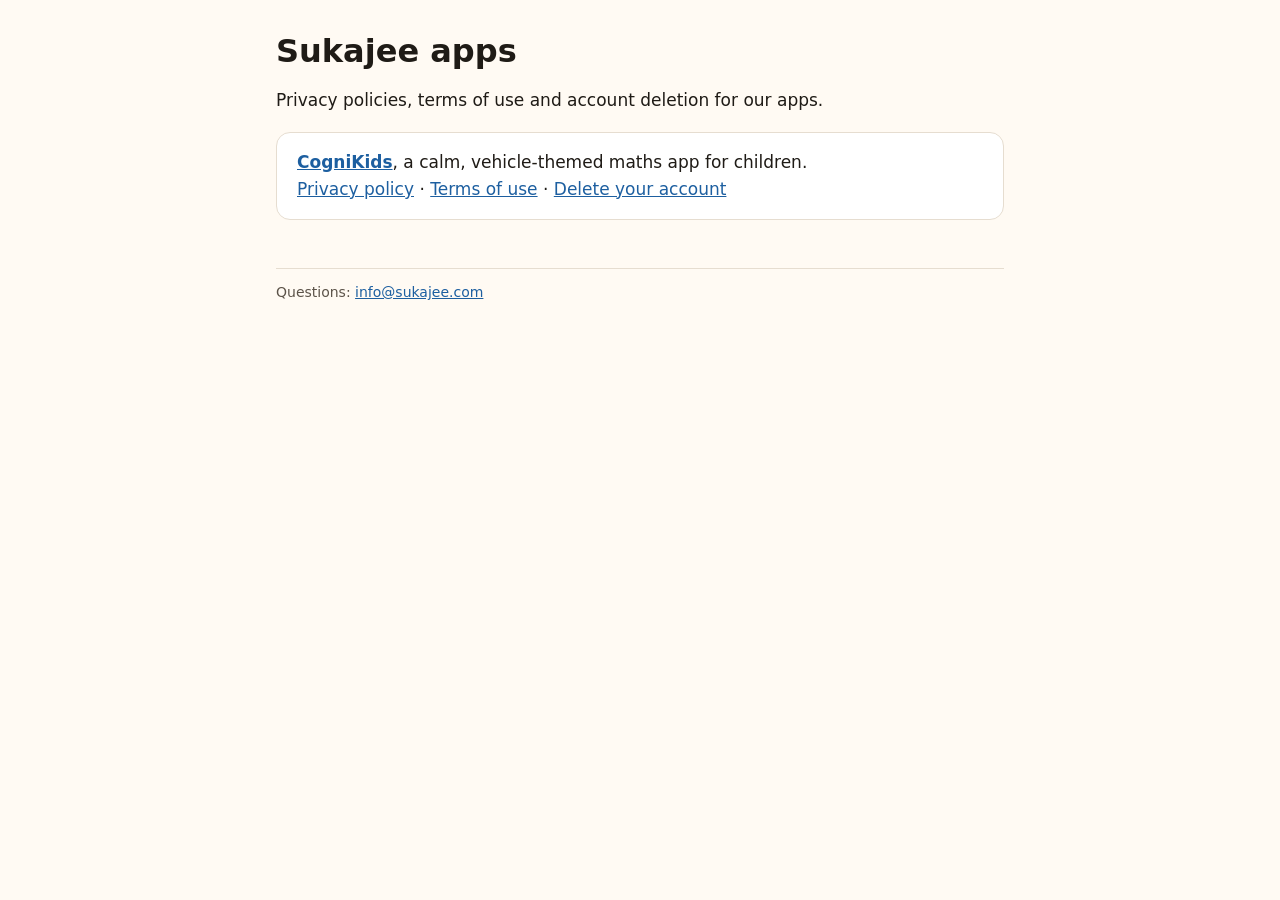
<file: index.html>
<!doctype html>
<html lang="en">
<head>
<meta charset="utf-8">
<meta name="viewport" content="width=device-width, initial-scale=1">
<title>Sukajee apps: policies</title>
<link rel="stylesheet" href="assets/style.css">
</head>
<body>
<main>
<h1>Sukajee apps</h1>
<p>Privacy policies, terms of use and account deletion for our apps.</p>
<ul class="apps">
  <li class="card"><strong><a href="cognikids/">CogniKids</a></strong>, a calm, vehicle-themed maths app for children.
    <br><a href="cognikids/privacy/">Privacy policy</a> · <a href="cognikids/terms/">Terms of use</a> · <a href="cognikids/delete-account/">Delete your account</a></li>
</ul>
<footer>Questions: <a href="mailto:info@sukajee.com">info@sukajee.com</a></footer>
</main>
</body>
</html>
</file>
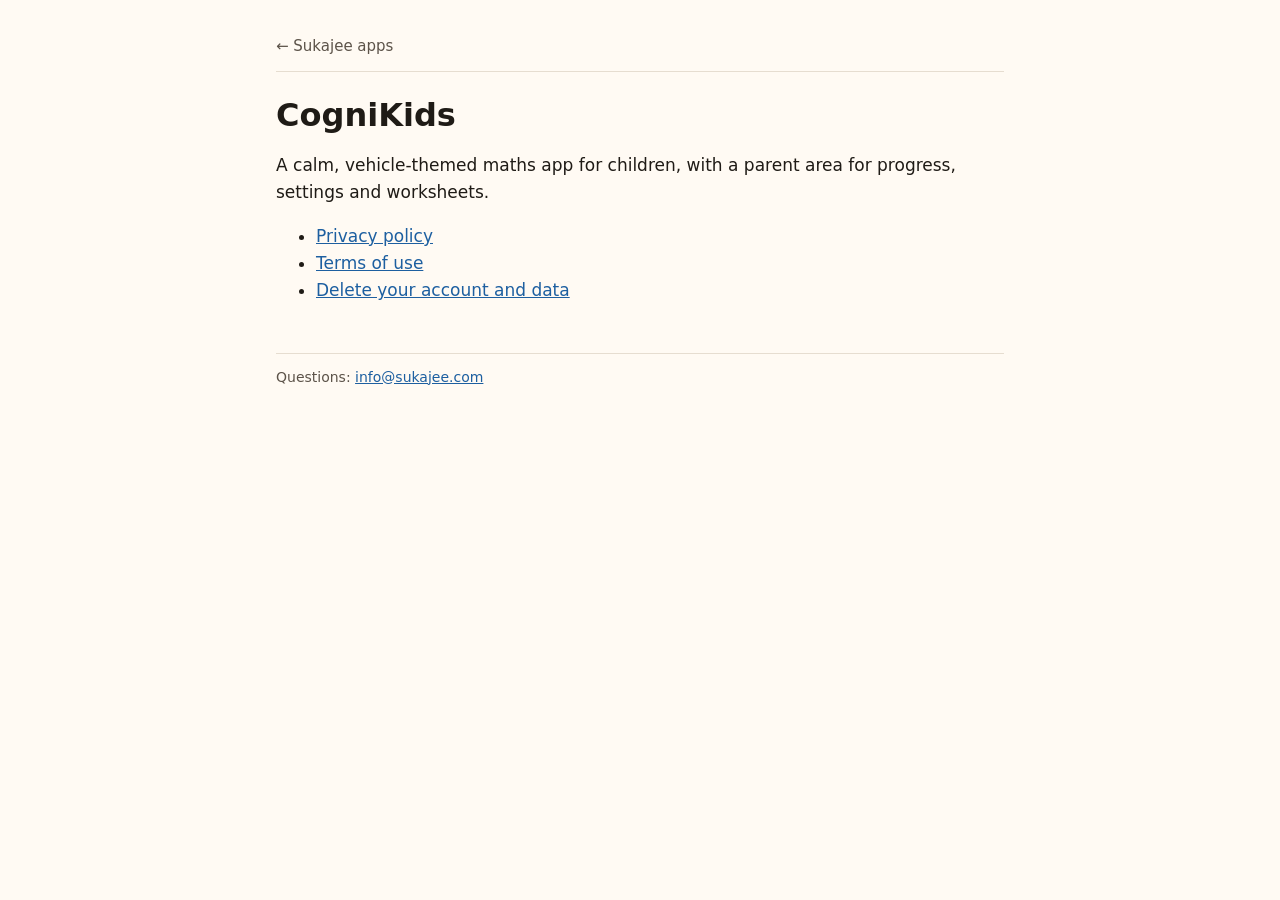
<file: cognikids/index.html>
<!doctype html>
<html lang="en">
<head>
<meta charset="utf-8">
<meta name="viewport" content="width=device-width, initial-scale=1">
<title>CogniKids: policies</title>
<link rel="stylesheet" href="../assets/style.css">
</head>
<body>
<main>
<header class="site"><a href="../">← Sukajee apps</a></header>
<h1>CogniKids</h1>
<p>A calm, vehicle-themed maths app for children, with a parent area for progress, settings and worksheets.</p>
<ul>
  <li><a href="privacy/">Privacy policy</a></li>
  <li><a href="terms/">Terms of use</a></li>
  <li><a href="delete-account/">Delete your account and data</a></li>
</ul>
<footer>Questions: <a href="mailto:info@sukajee.com">info@sukajee.com</a></footer>
</main>
</body>
</html>
</file>
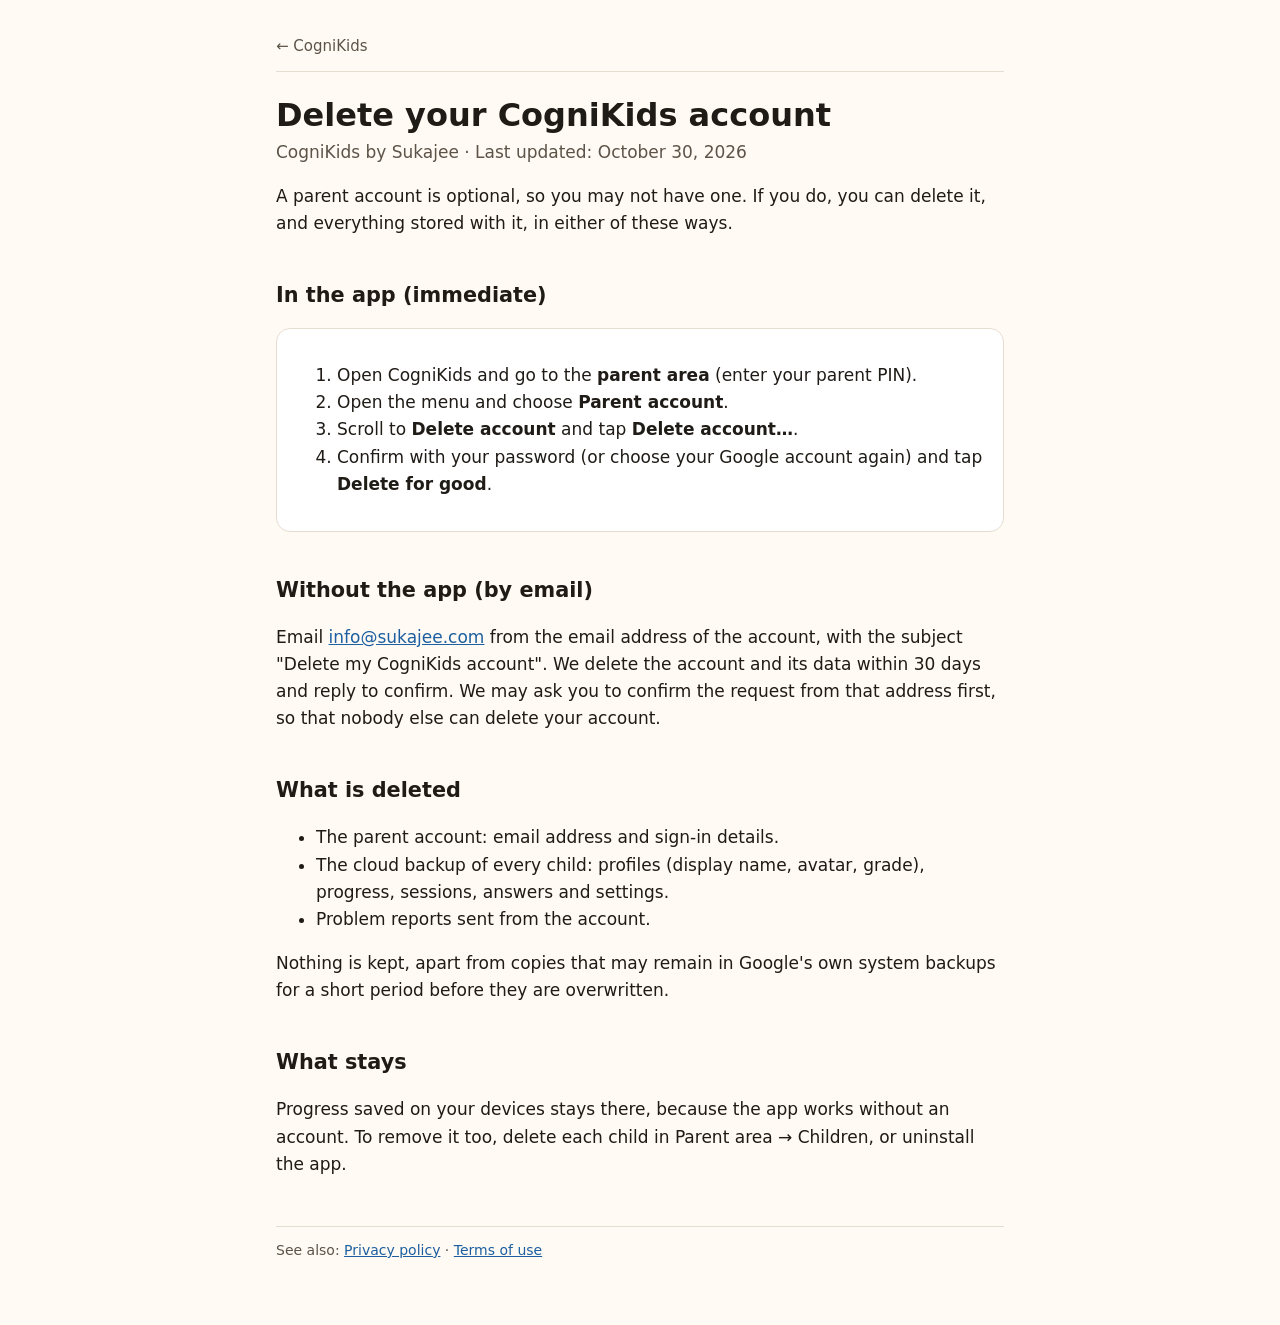
<file: cognikids/delete-account/index.html>
<!doctype html>
<html lang="en">
<head>
<meta charset="utf-8">
<meta name="viewport" content="width=device-width, initial-scale=1">
<title>Delete a CogniKids Account</title>
<link rel="stylesheet" href="../../assets/style.css">
</head>
<body>
<main>
<header class="site"><a href="../">← CogniKids</a></header>
<h1>Delete your CogniKids account</h1>
<p class="updated">CogniKids by Sukajee · Last updated: October 30, 2026</p>

<p>A parent account is optional, so you may not have one. If you do, you can delete it, and
everything stored with it, in either of these ways.</p>

<h2>In the app (immediate)</h2>
<div class="card">
<ol>
  <li>Open CogniKids and go to the <strong>parent area</strong> (enter your parent PIN).</li>
  <li>Open the menu and choose <strong>Parent account</strong>.</li>
  <li>Scroll to <strong>Delete account</strong> and tap <strong>Delete account…</strong>.</li>
  <li>Confirm with your password (or choose your Google account again) and tap <strong>Delete for good</strong>.</li>
</ol>
</div>

<h2>Without the app (by email)</h2>
<p>Email <a href="mailto:info@sukajee.com?subject=Delete%20my%20CogniKids%20account">info@sukajee.com</a>
from the email address of the account, with the subject "Delete my CogniKids account". We
delete the account and its data within 30 days and reply to confirm. We may ask you to
confirm the request from that address first, so that nobody else can delete your account.</p>

<h2>What is deleted</h2>
<ul>
  <li>The parent account: email address and sign-in details.</li>
  <li>The cloud backup of every child: profiles (display name, avatar, grade), progress, sessions, answers and settings.</li>
  <li>Problem reports sent from the account.</li>
</ul>
<p>Nothing is kept, apart from copies that may remain in Google's own system backups for a
short period before they are overwritten.</p>

<h2>What stays</h2>
<p>Progress saved on your devices stays there, because the app works without an account. To
remove it too, delete each child in Parent area → Children, or uninstall the app.</p>

<footer>See also: <a href="../privacy/">Privacy policy</a> · <a href="../terms/">Terms of use</a></footer>
</main>
</body>
</html>
</file>
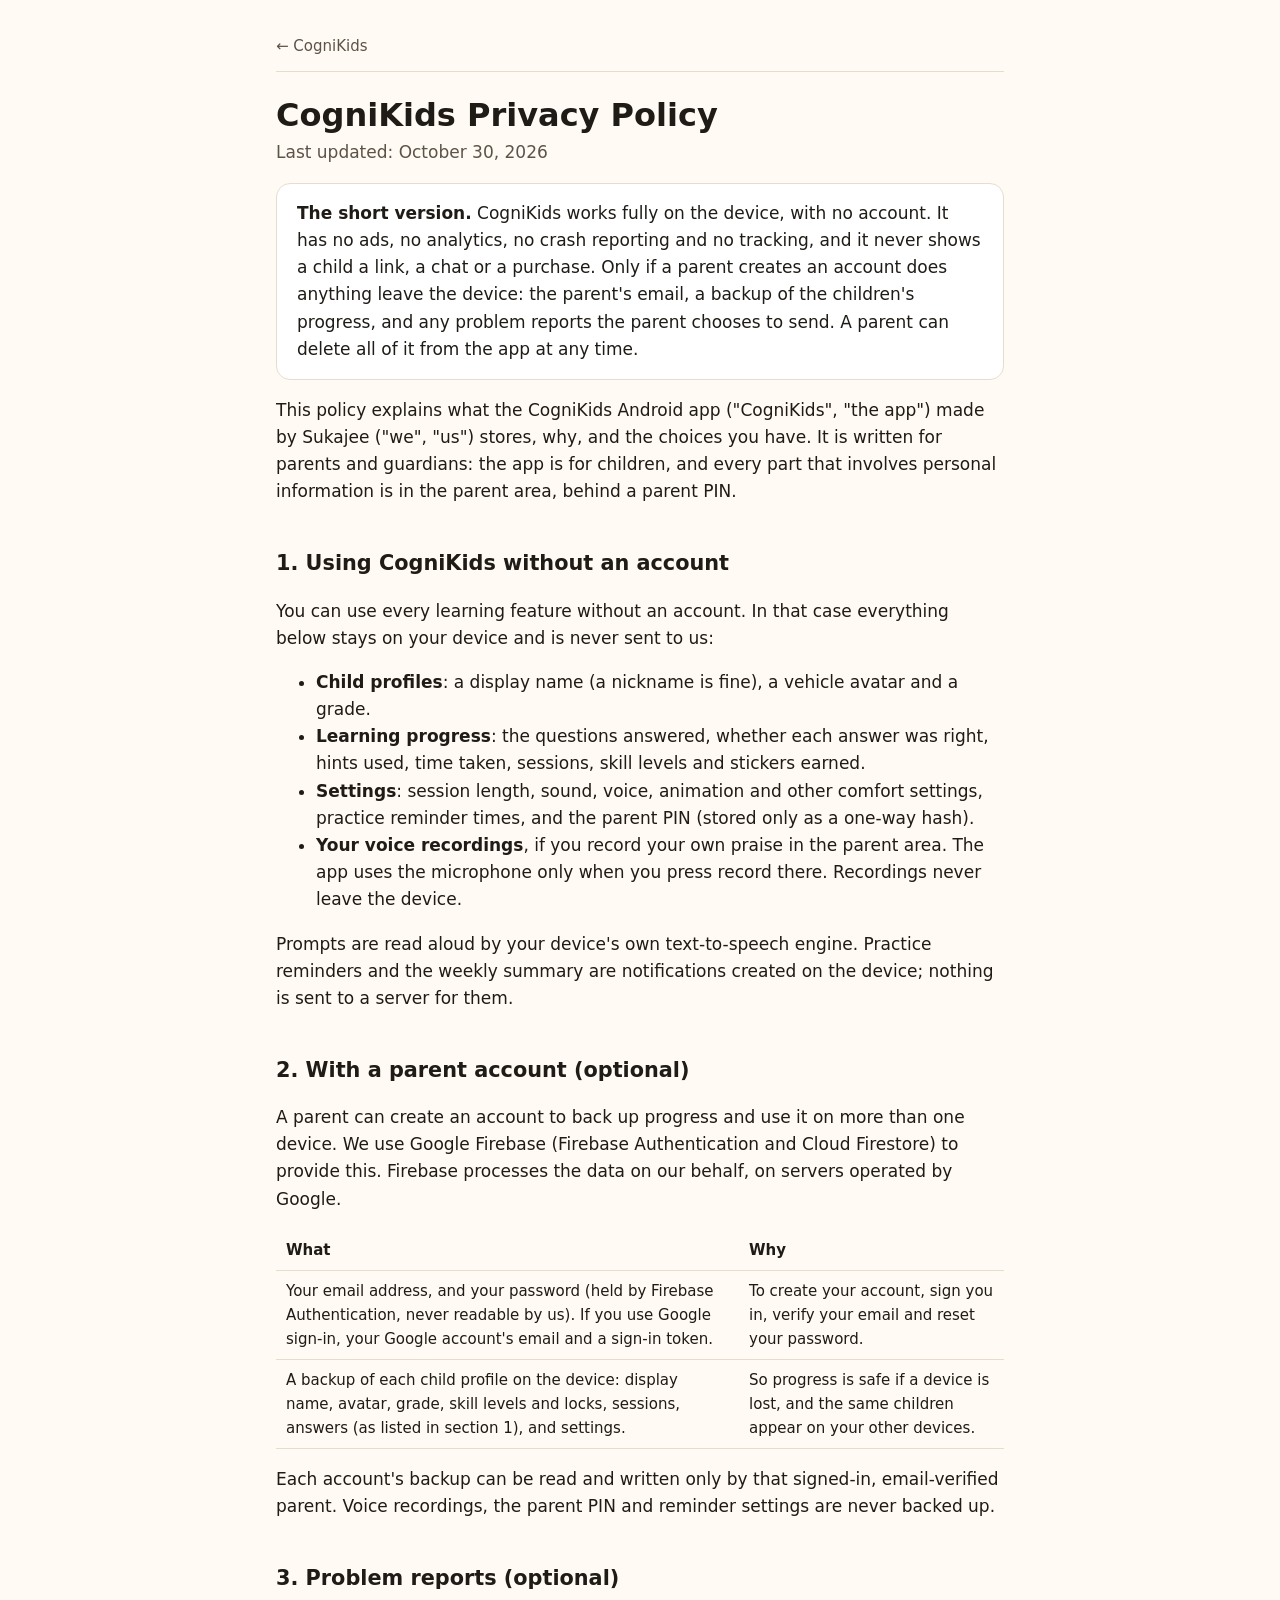
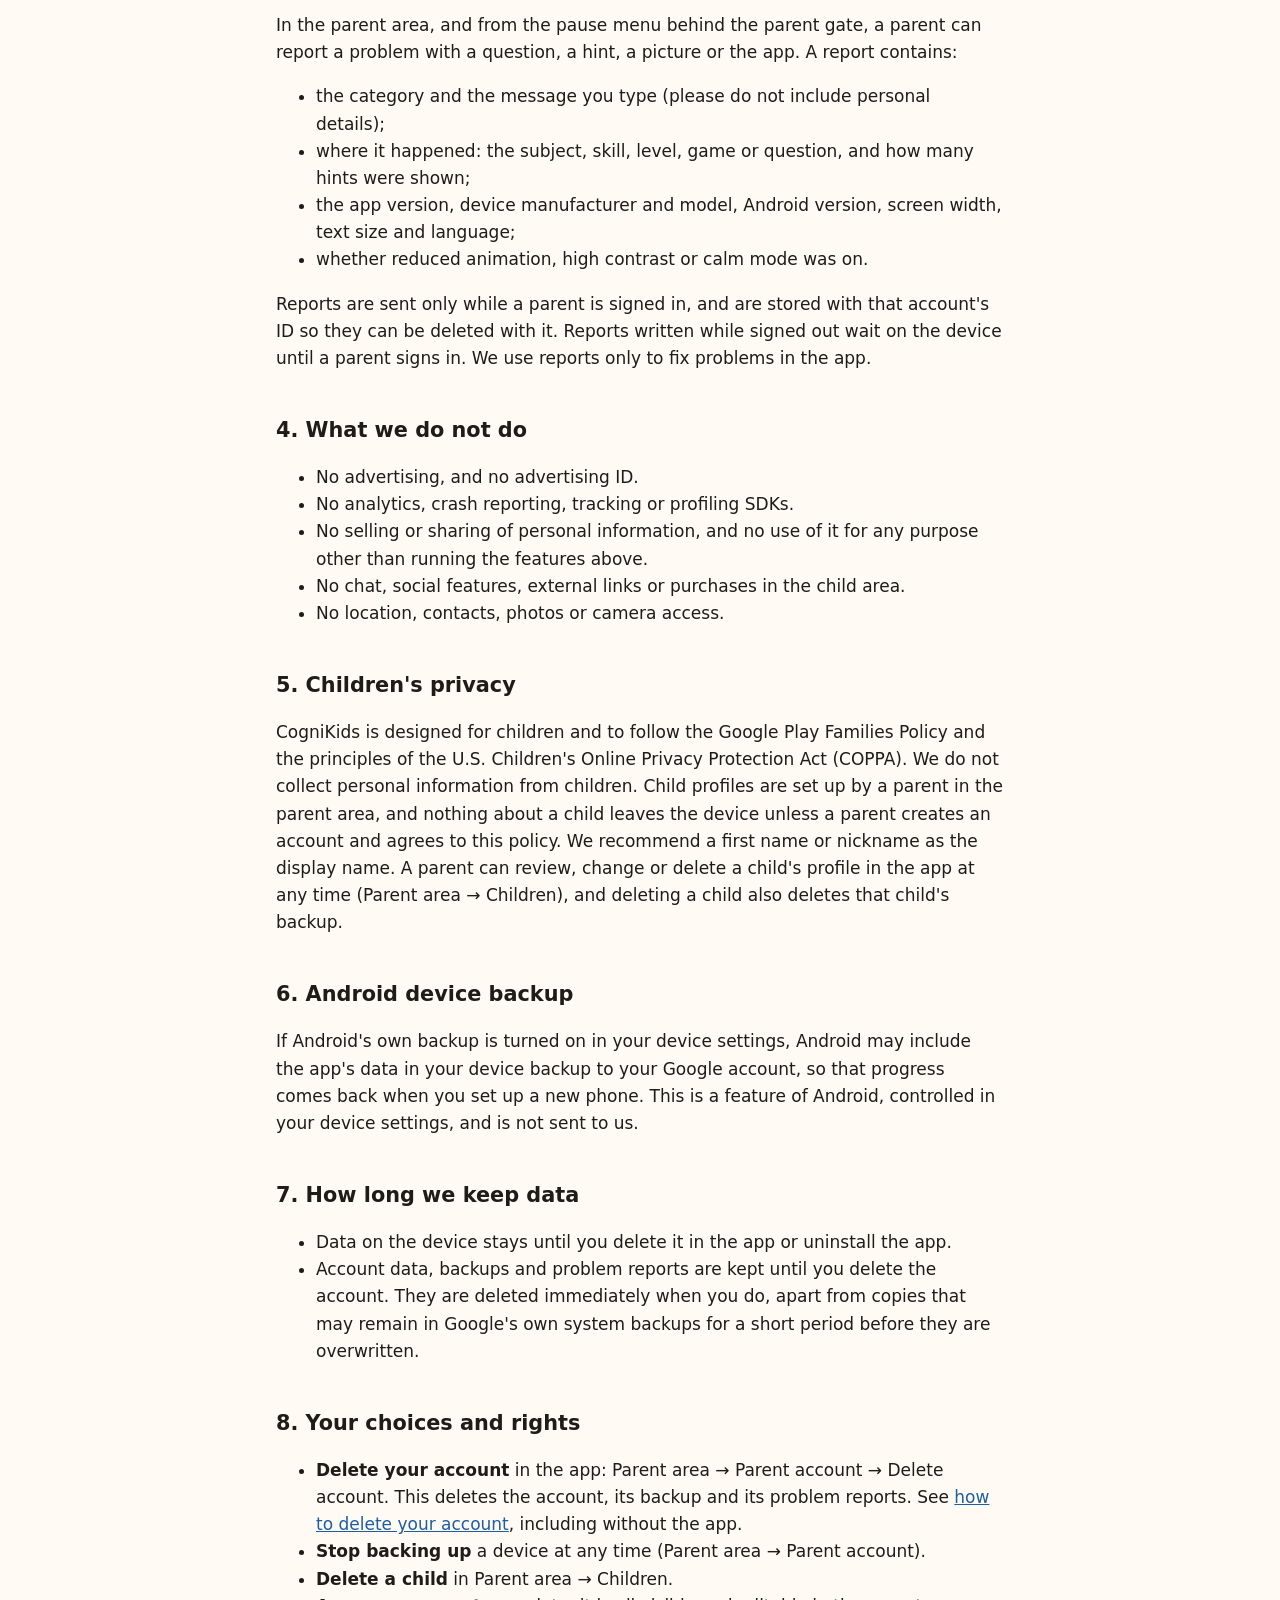
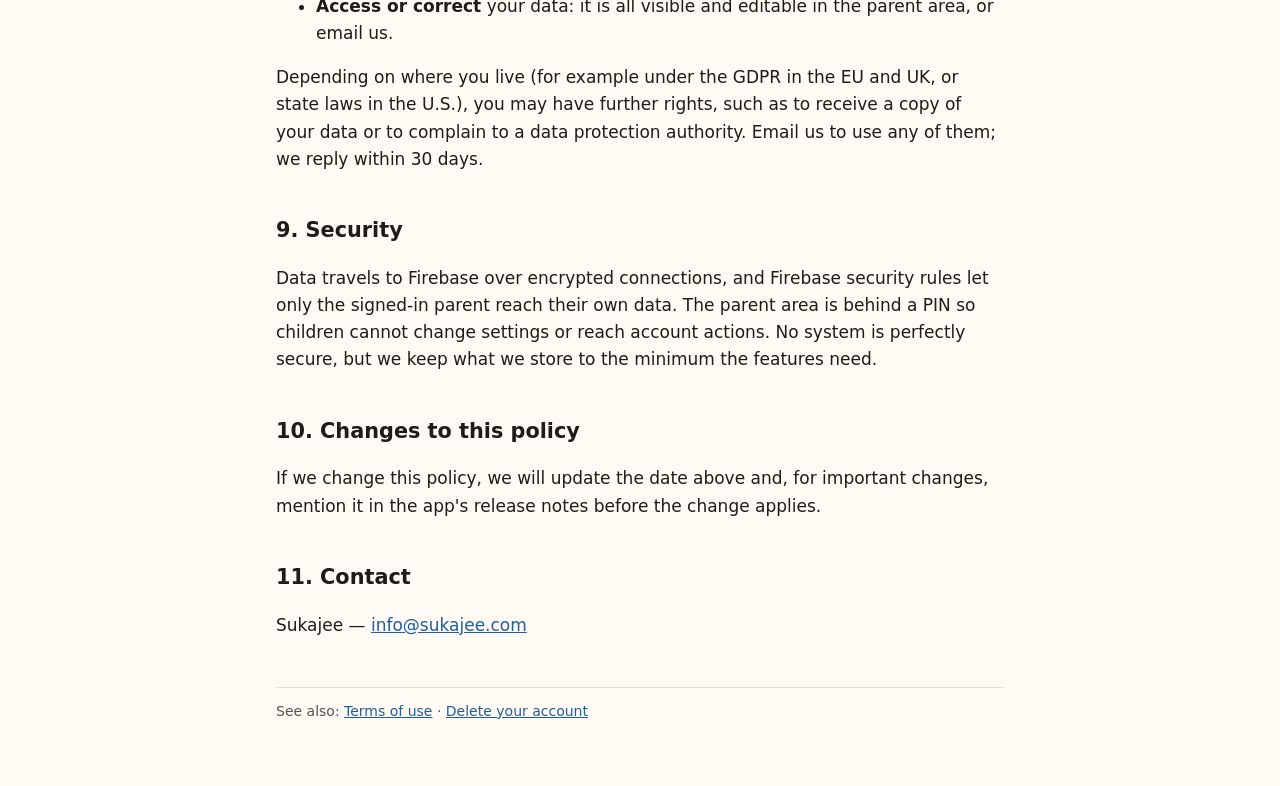
<file: cognikids/privacy/index.html>
<!doctype html>
<html lang="en">
<head>
<meta charset="utf-8">
<meta name="viewport" content="width=device-width, initial-scale=1">
<title>CogniKids Privacy Policy</title>
<link rel="stylesheet" href="../../assets/style.css">
</head>
<body>
<main>
<header class="site"><a href="../">← CogniKids</a></header>
<h1>CogniKids Privacy Policy</h1>
<p class="updated">Last updated: October 30, 2026</p>

<div class="card">
<strong>The short version.</strong> CogniKids works fully on the device, with no account. It has
no ads, no analytics, no crash reporting and no tracking, and it never shows a child a link,
a chat or a purchase. Only if a parent creates an account does anything leave the device:
the parent's email, a backup of the children's progress, and any problem reports the parent
chooses to send. A parent can delete all of it from the app at any time.
</div>

<p>This policy explains what the CogniKids Android app ("CogniKids", "the app") made by
Sukajee ("we", "us") stores, why, and the choices you have. It is written for parents and
guardians: the app is for children, and every part that involves personal information is
in the parent area, behind a parent PIN.</p>

<h2>1. Using CogniKids without an account</h2>
<p>You can use every learning feature without an account. In that case everything below
stays on your device and is never sent to us:</p>
<ul>
  <li><strong>Child profiles</strong>: a display name (a nickname is fine), a vehicle avatar and a grade.</li>
  <li><strong>Learning progress</strong>: the questions answered, whether each answer was right, hints used, time taken, sessions, skill levels and stickers earned.</li>
  <li><strong>Settings</strong>: session length, sound, voice, animation and other comfort settings, practice reminder times, and the parent PIN (stored only as a one-way hash).</li>
  <li><strong>Your voice recordings</strong>, if you record your own praise in the parent area. The app uses the microphone only when you press record there. Recordings never leave the device.</li>
</ul>
<p>Prompts are read aloud by your device's own text-to-speech engine. Practice reminders and
the weekly summary are notifications created on the device; nothing is sent to a server for them.</p>

<h2>2. With a parent account (optional)</h2>
<p>A parent can create an account to back up progress and use it on more than one device. We
use Google Firebase (Firebase Authentication and Cloud Firestore) to provide this. Firebase
processes the data on our behalf, on servers operated by Google.</p>
<div class="table-wrap">
<table>
<tr><th>What</th><th>Why</th></tr>
<tr><td>Your email address, and your password (held by Firebase Authentication, never readable by us). If you use Google sign-in, your Google account's email and a sign-in token.</td><td>To create your account, sign you in, verify your email and reset your password.</td></tr>
<tr><td>A backup of each child profile on the device: display name, avatar, grade, skill levels and locks, sessions, answers (as listed in section 1), and settings.</td><td>So progress is safe if a device is lost, and the same children appear on your other devices.</td></tr>
</table>
</div>
<p>Each account's backup can be read and written only by that signed-in, email-verified
parent. Voice recordings, the parent PIN and reminder settings are never backed up.</p>

<h2>3. Problem reports (optional)</h2>
<p>In the parent area, and from the pause menu behind the parent gate, a parent can report a
problem with a question, a hint, a picture or the app. A report contains:</p>
<ul>
  <li>the category and the message you type (please do not include personal details);</li>
  <li>where it happened: the subject, skill, level, game or question, and how many hints were shown;</li>
  <li>the app version, device manufacturer and model, Android version, screen width, text size and language;</li>
  <li>whether reduced animation, high contrast or calm mode was on.</li>
</ul>
<p>Reports are sent only while a parent is signed in, and are stored with that account's ID so
they can be deleted with it. Reports written while signed out wait on the device until a parent
signs in. We use reports only to fix problems in the app.</p>

<h2>4. What we do not do</h2>
<ul>
  <li>No advertising, and no advertising ID.</li>
  <li>No analytics, crash reporting, tracking or profiling SDKs.</li>
  <li>No selling or sharing of personal information, and no use of it for any purpose other than running the features above.</li>
  <li>No chat, social features, external links or purchases in the child area.</li>
  <li>No location, contacts, photos or camera access.</li>
</ul>

<h2>5. Children's privacy</h2>
<p>CogniKids is designed for children and to follow the Google Play Families Policy and the
principles of the U.S. Children's Online Privacy Protection Act (COPPA). We do not collect
personal information from children. Child profiles are set up by a parent in the parent area,
and nothing about a child leaves the device unless a parent creates an account and agrees to
this policy. We recommend a first name or nickname as the display name. A parent can review,
change or delete a child's profile in the app at any time (Parent area → Children), and deleting
a child also deletes that child's backup.</p>

<h2>6. Android device backup</h2>
<p>If Android's own backup is turned on in your device settings, Android may include the app's
data in your device backup to your Google account, so that progress comes back when you set
up a new phone. This is a feature of Android, controlled in your device settings, and is not
sent to us.</p>

<h2>7. How long we keep data</h2>
<ul>
  <li>Data on the device stays until you delete it in the app or uninstall the app.</li>
  <li>Account data, backups and problem reports are kept until you delete the account. They are deleted immediately when you do, apart from copies that may remain in Google's own system backups for a short period before they are overwritten.</li>
</ul>

<h2>8. Your choices and rights</h2>
<ul>
  <li><strong>Delete your account</strong> in the app: Parent area → Parent account → Delete account. This deletes the account, its backup and its problem reports. See <a href="../delete-account/">how to delete your account</a>, including without the app.</li>
  <li><strong>Stop backing up</strong> a device at any time (Parent area → Parent account).</li>
  <li><strong>Delete a child</strong> in Parent area → Children.</li>
  <li><strong>Access or correct</strong> your data: it is all visible and editable in the parent area, or email us.</li>
</ul>
<p>Depending on where you live (for example under the GDPR in the EU and UK, or state laws in
the U.S.), you may have further rights, such as to receive a copy of your data or to complain
to a data protection authority. Email us to use any of them; we reply within 30 days.</p>

<h2>9. Security</h2>
<p>Data travels to Firebase over encrypted connections, and Firebase security rules let only
the signed-in parent reach their own data. The parent area is behind a PIN so children cannot
change settings or reach account actions. No system is perfectly secure, but we keep what we
store to the minimum the features need.</p>

<h2>10. Changes to this policy</h2>
<p>If we change this policy, we will update the date above and, for important changes,
mention it in the app's release notes before the change applies.</p>

<h2>11. Contact</h2>
<p>Sukajee — <a href="mailto:info@sukajee.com">info@sukajee.com</a></p>

<footer>See also: <a href="../terms/">Terms of use</a> · <a href="../delete-account/">Delete your account</a></footer>
</main>
</body>
</html>
</file>
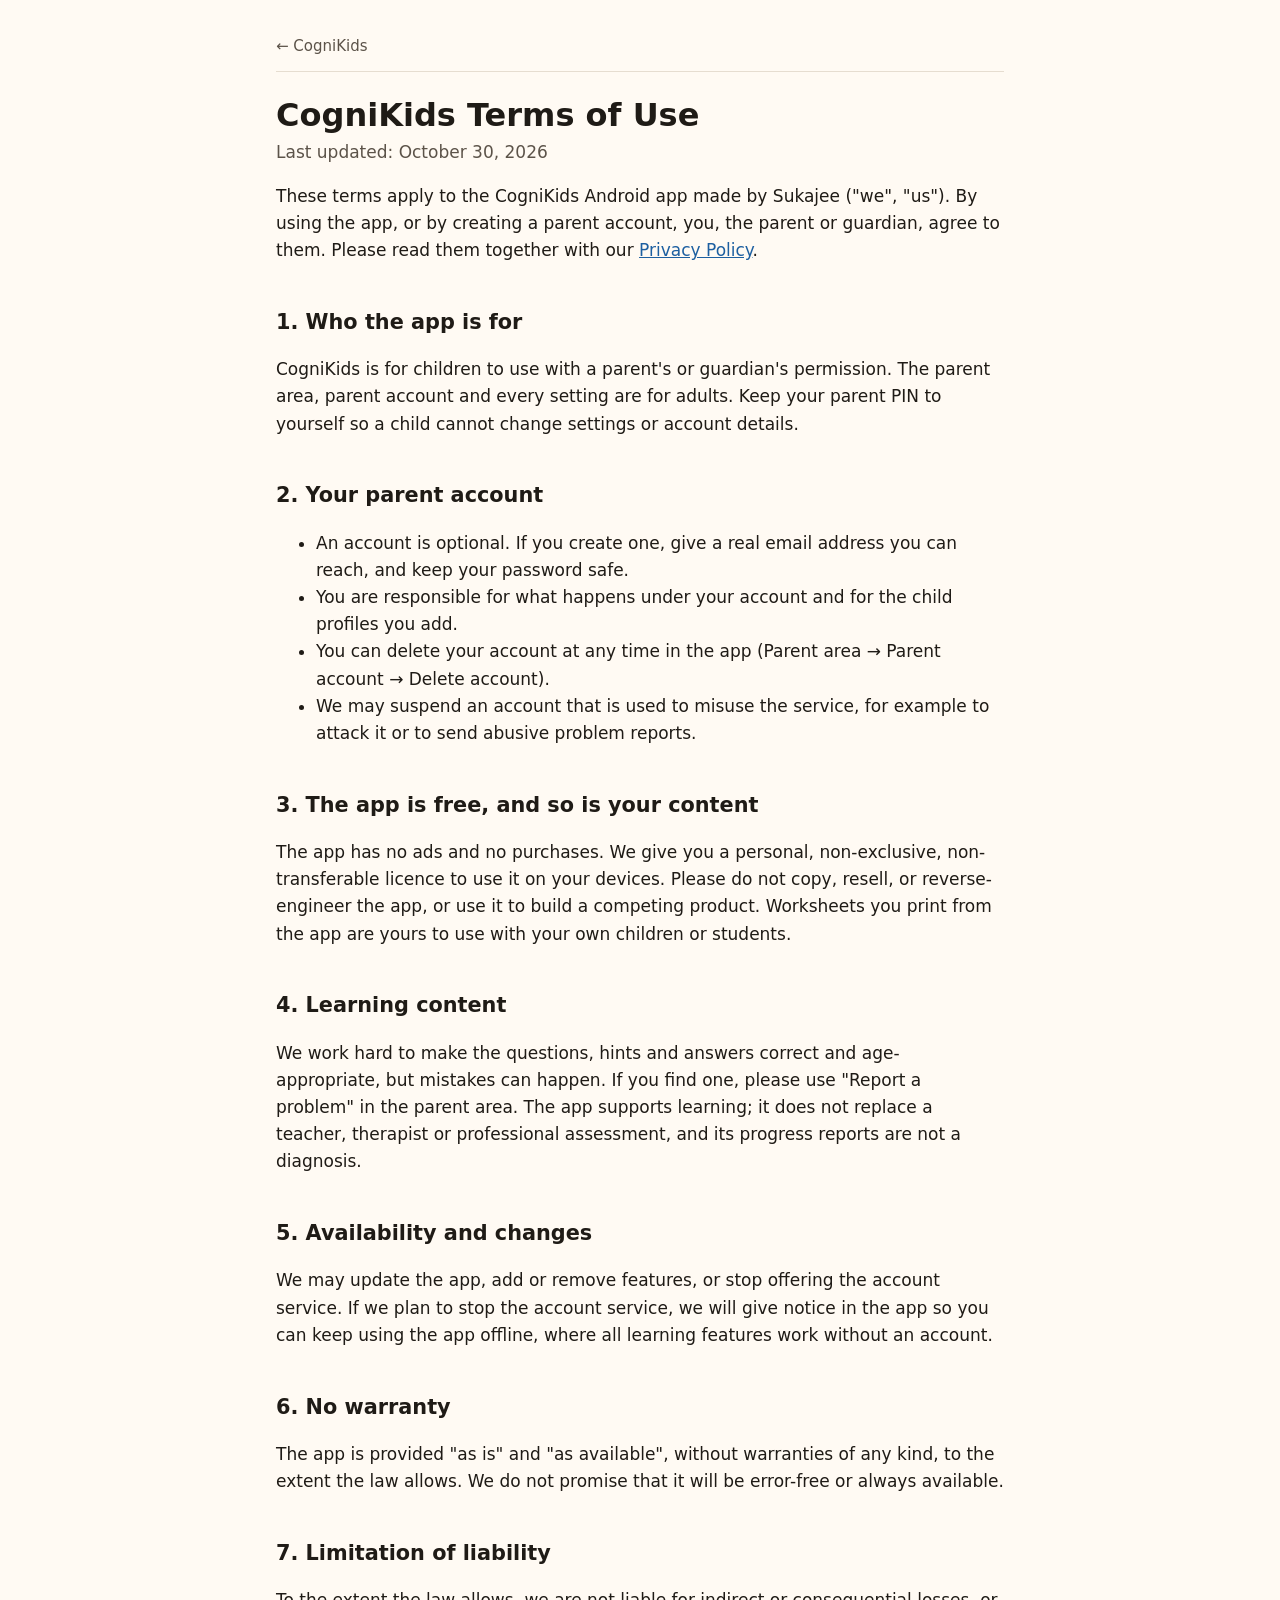
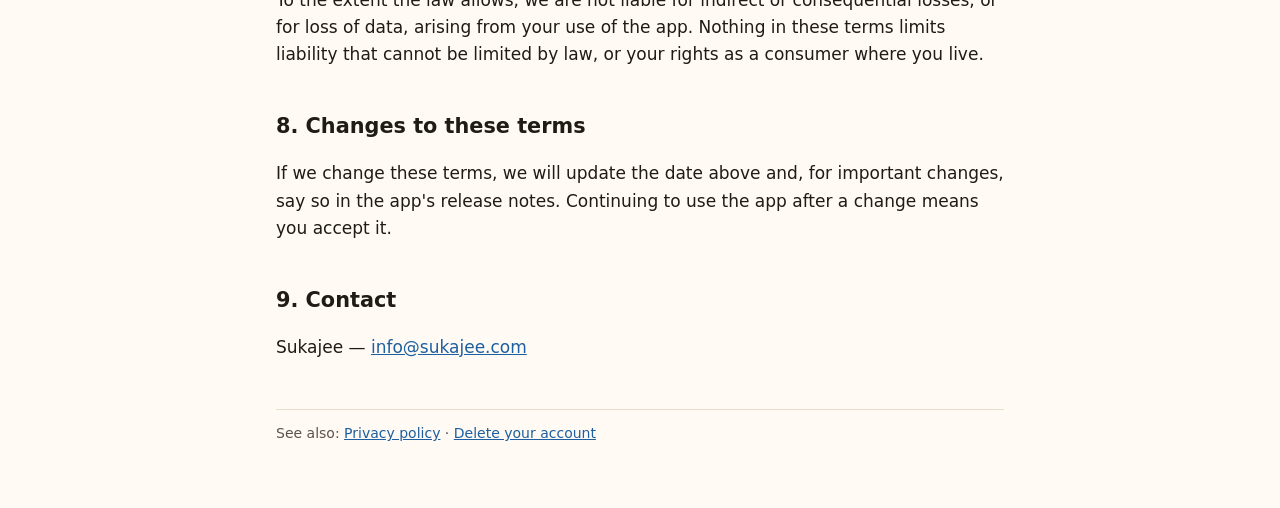
<file: cognikids/terms/index.html>
<!doctype html>
<html lang="en">
<head>
<meta charset="utf-8">
<meta name="viewport" content="width=device-width, initial-scale=1">
<title>CogniKids Terms of Use</title>
<link rel="stylesheet" href="../../assets/style.css">
</head>
<body>
<main>
<header class="site"><a href="../">← CogniKids</a></header>
<h1>CogniKids Terms of Use</h1>
<p class="updated">Last updated: October 30, 2026</p>

<p>These terms apply to the CogniKids Android app made by Sukajee ("we", "us"). By using the
app, or by creating a parent account, you, the parent or guardian, agree to them. Please read
them together with our <a href="../privacy/">Privacy Policy</a>.</p>

<h2>1. Who the app is for</h2>
<p>CogniKids is for children to use with a parent's or guardian's permission. The parent area,
parent account and every setting are for adults. Keep your parent PIN to yourself so a child
cannot change settings or account details.</p>

<h2>2. Your parent account</h2>
<ul>
  <li>An account is optional. If you create one, give a real email address you can reach, and keep your password safe.</li>
  <li>You are responsible for what happens under your account and for the child profiles you add.</li>
  <li>You can delete your account at any time in the app (Parent area → Parent account → Delete account).</li>
  <li>We may suspend an account that is used to misuse the service, for example to attack it or to send abusive problem reports.</li>
</ul>

<h2>3. The app is free, and so is your content</h2>
<p>The app has no ads and no purchases. We give you a personal, non-exclusive,
non-transferable licence to use it on your devices. Please do not copy, resell, or
reverse-engineer the app, or use it to build a competing product. Worksheets you print from
the app are yours to use with your own children or students.</p>

<h2>4. Learning content</h2>
<p>We work hard to make the questions, hints and answers correct and age-appropriate, but
mistakes can happen. If you find one, please use "Report a problem" in the parent area. The
app supports learning; it does not replace a teacher, therapist or professional assessment,
and its progress reports are not a diagnosis.</p>

<h2>5. Availability and changes</h2>
<p>We may update the app, add or remove features, or stop offering the account service. If we
plan to stop the account service, we will give notice in the app so you can keep using the app
offline, where all learning features work without an account.</p>

<h2>6. No warranty</h2>
<p>The app is provided "as is" and "as available", without warranties of any kind, to the
extent the law allows. We do not promise that it will be error-free or always available.</p>

<h2>7. Limitation of liability</h2>
<p>To the extent the law allows, we are not liable for indirect or consequential losses, or for
loss of data, arising from your use of the app. Nothing in these terms limits liability that
cannot be limited by law, or your rights as a consumer where you live.</p>

<h2>8. Changes to these terms</h2>
<p>If we change these terms, we will update the date above and, for important changes, say so
in the app's release notes. Continuing to use the app after a change means you accept it.</p>

<h2>9. Contact</h2>
<p>Sukajee — <a href="mailto:info@sukajee.com">info@sukajee.com</a></p>

<footer>See also: <a href="../privacy/">Privacy policy</a> · <a href="../delete-account/">Delete your account</a></footer>
</main>
</body>
</html>
</file>
<file: assets/style.css>
:root {
  --bg: #fffaf3;
  --surface: #ffffff;
  --text: #1f1b16;
  --muted: #5c5349;
  --accent: #1d5fa0;
  --rule: #e6ddd0;
}
@media (prefers-color-scheme: dark) {
  :root {
    --bg: #17130f;
    --surface: #211c17;
    --text: #efe6da;
    --muted: #bfb3a5;
    --accent: #9ccaff;
    --rule: #3a322a;
  }
}
* { box-sizing: border-box; }
body {
  margin: 0;
  background: var(--bg);
  color: var(--text);
  font: 17px/1.6 system-ui, -apple-system, "Segoe UI", Roboto, sans-serif;
}
main { max-width: 760px; margin: 0 auto; padding: 32px 16px 64px; }
header.site { border-bottom: 1px solid var(--rule); padding-bottom: 12px; margin-bottom: 24px; }
header.site a { color: var(--muted); text-decoration: none; font-size: 15px; }
h1 { font-size: 2rem; line-height: 1.2; margin: 0 0 4px; }
h2 { font-size: 1.3rem; margin: 2em 0 0.4em; }
h3 { font-size: 1.05rem; margin: 1.4em 0 0.3em; }
p.updated { color: var(--muted); margin-top: 0; }
a { color: var(--accent); }
.card {
  background: var(--surface);
  border: 1px solid var(--rule);
  border-radius: 14px;
  padding: 16px 20px;
  margin: 16px 0;
}
table { border-collapse: collapse; width: 100%; font-size: 15px; }
th, td { text-align: left; vertical-align: top; padding: 8px 10px; border-bottom: 1px solid var(--rule); }
.table-wrap { overflow-x: auto; }
ul.apps { list-style: none; padding: 0; }
ul.apps li { margin: 8px 0; }
footer { margin-top: 48px; color: var(--muted); font-size: 14px; border-top: 1px solid var(--rule); padding-top: 12px; }
</file>
